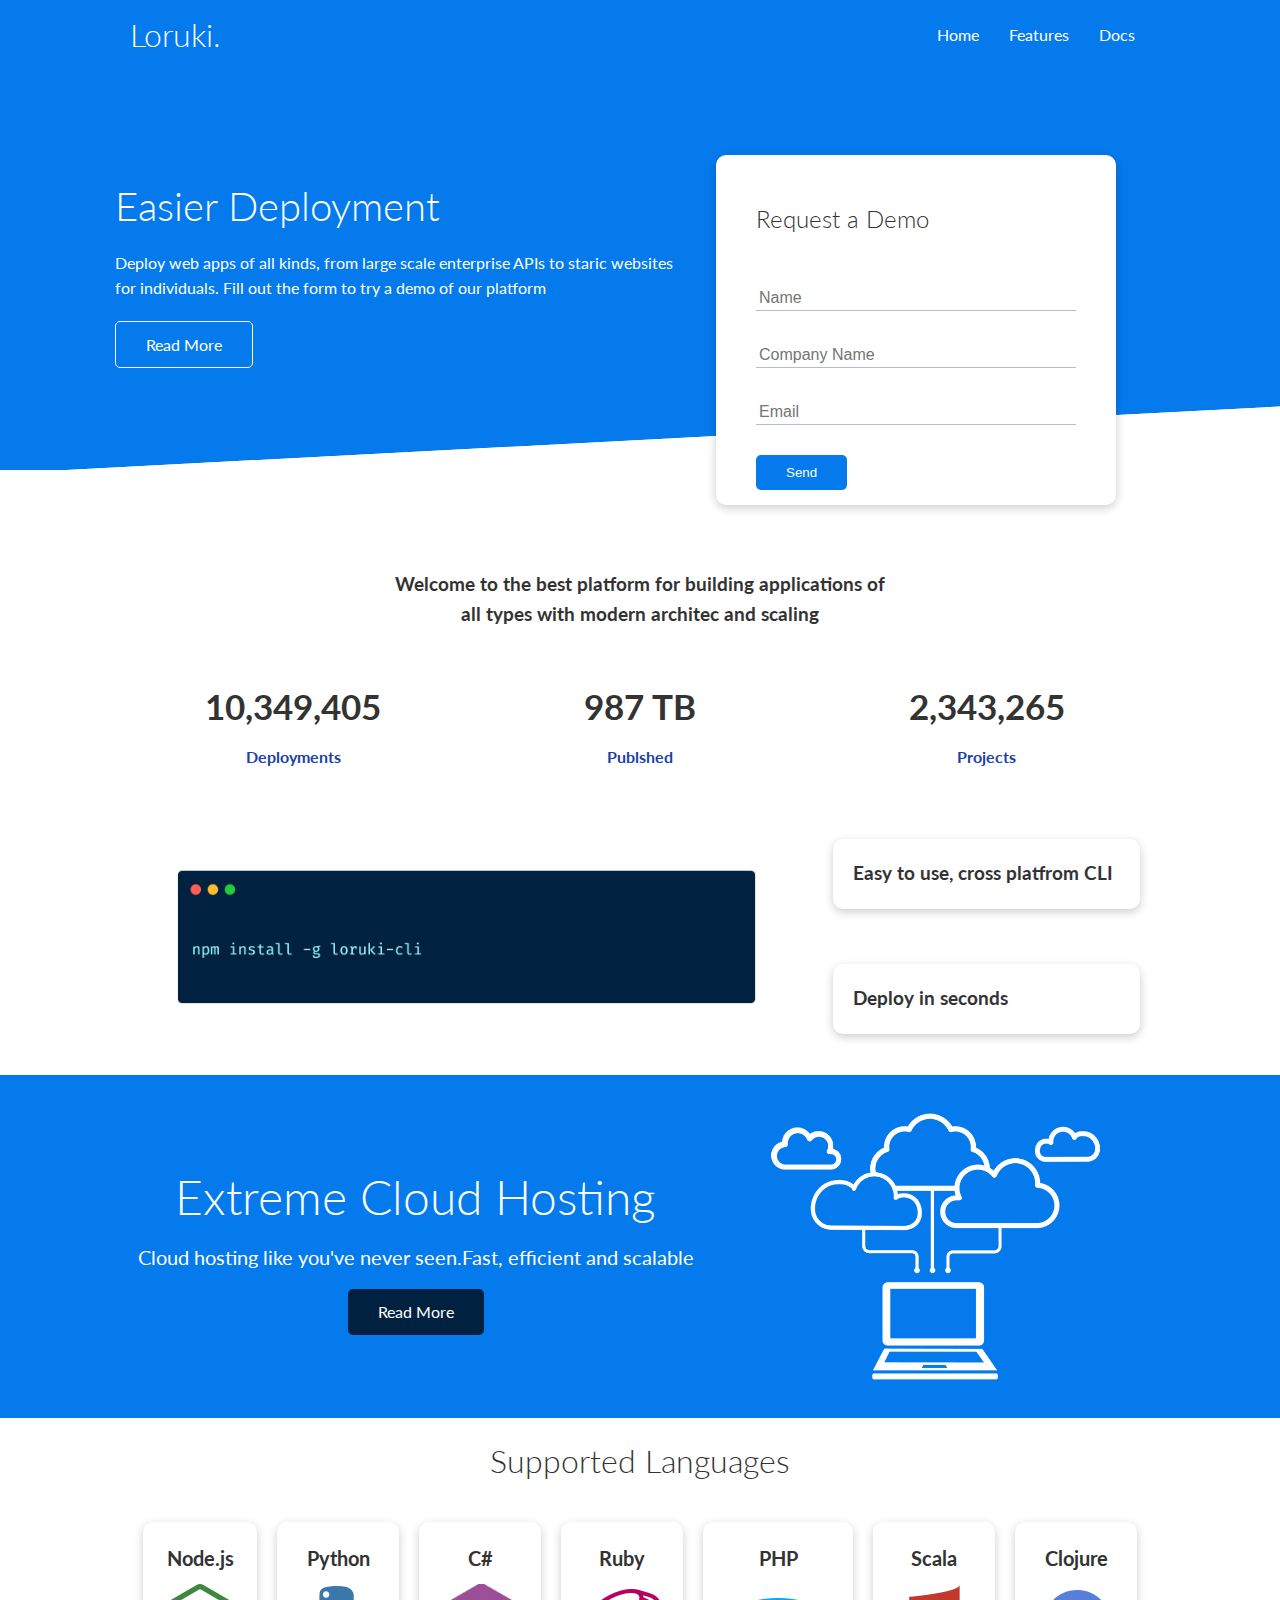
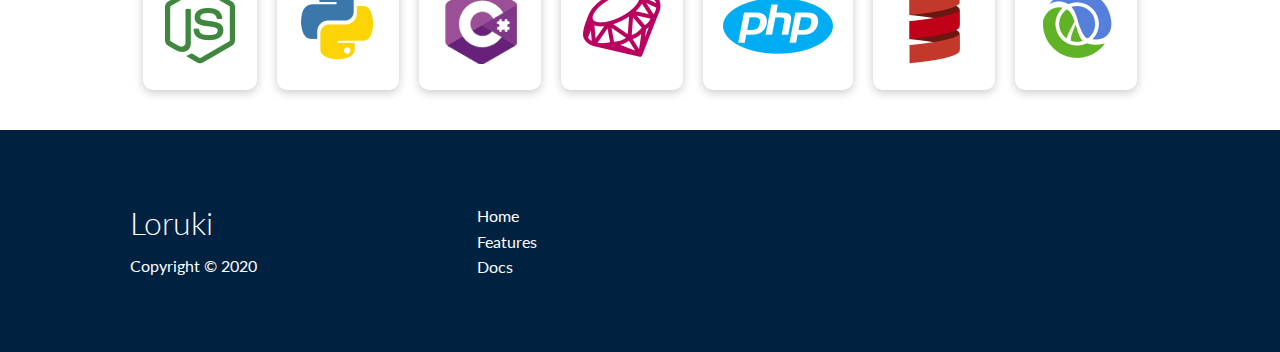
<file: index.html>
<!DOCTYPE html>
<html lang="en">
<head>
    <meta charset="UTF-8">
    <meta name="viewport" content="width=device-width, initial-scale=1.0">
    <link rel="stylesheet" href="https://cdnjs.cloudflare.com/ajax/libs/font-awesome/5.15.3/css/all.min.css" integrity="sha512-iBBXm8fW90+nuLcSKlbmrPcLa0OT92xO1BIsZ+ywDWZCvqsWgccV3gFoRBv0z+8dLJgyAHIhR35VZc2oM/gI1w==" crossorigin="anonymous" referrerpolicy="no-referrer" />
    <link rel="stylesheet" href="css/utilities.css">
    <link rel="stylesheet" href="css/style.css">
    <title>Loruki | Cloud Hosting for Everyone</title>
</head>
<body>
    <!-- Navbar -->
    <div class="navbar">
        <div class="container flex">
            <h1 class="logo">Loruki.</h1>
            <nav>
                <ul>
                    <li><a href="index.html">Home</a></li>
                    <li><a href="Features.html">Features</a></li>
                    <li><a href="docs.html">Docs</a></li>
                </ul>
            </nav>
        </div>
    </div>
    <!-- Showcase -->
    <section class="showcase">
        <div class="container grid">
            <div class="showcase-text">
                <h1>Easier Deployment</h1>
                <p>Deploy web apps of all kinds, from large  scale enterprise APIs to staric websites for individuals. Fill out the form to try a demo of our platform</p>
                <a href="features.html" class="btn btn-outline">Read More</a>
            </div>

            <div class="showcase-form card">
                <h2>Request a Demo</h2>
                <form name="contact" method="POST" netlify-honeypot="bot-field" data-netlify="true">
                    <input type="hidden" name="form-name" value="contact">
                    <p class="hidden">
                        <label>Don’t fill this out if you’re human: <input name="bot-field" /></label>
                      </p>                    
                    <div class="form-control">
                        <input type="text" name="name" placeholder="Name" required>
                    </div>    
                    <div class="form-control">
                        <input type="text" name="company" 
                        placeholder="Company Name" required>
                    </div>
                    <div class="form-control">
                        <input type="email" name="email" placeholder="Email"
                        required>
                    </div>
                    <input type="submit" value="Send" class="btn btn-primary">
                </form>
            </div>
        </div>
    </section>

    <!-- Stats -->
    <section class="stats">
        <div class="container">
            <h3 class="stats-heading text-center my-1">
                Welcome to the best platform for building applications of all types with modern architec and scaling
            </h3>
            
            <div class="grid grid-3 text-center my-4"> 
                <div>
                    <i class="fas fa-server fa-3x"></i>
                    <h3>10,349,405</h3>
                    <p class="text-secondary">Deployments</p>
                </div>
                <div>
                    <i class="fas fa-upload fa-3x"></i>
                    <h3>987 TB</h3>
                    <p class="text-secondary">Publshed</p>
                </div>
                <div><i class="fas fa-project-diagram fa-3x"></i>
                    <h3>2,343,265</h3>
                    <p class="text-secondary">Projects</p></div>
            </div>
        </div>
    </section>

    <!-- CLI -->
    <section class="cli">
        <div class="container grid">
            <img src="images/cli.png" alt="">
            <div class="card">
                <h3>Easy to use, cross platfrom CLI</h3>
            </div>
            <div class="card">
                <h3>Deploy in seconds</h3>
            </div>
        </div>
    </section>

    <!-- Cloud -->
    <section class="cloud bg-primary my-2 py-2">
        <div class="container grid">
            <div class="text-center">
                <h2 class="lg">Extreme Cloud Hosting</h2>
                <p class="lead my-1">Cloud hosting like you've never seen.Fast, efficient and scalable</p>
                <a href="features.html" class="btn btn-dark">Read More</a>
            </div>
            <img src="images/cloud.png" alt="">
        </div>
    </section>

    <!-- languages -->
    <section class="languages">
        <h2 class="md text-center my-2">
            Supported Languages
        </h2>
        <div class="container flex">
            <div class="card">
                <h4>Node.js</h4>
                <img src="images/logos/node.png" alt="">
            </div>
            <div class="card">
                <h4>Python</h4>
                <img src="images/logos/python.png" alt="">
              </div>
              <div class="card">
                <h4>C#</h4>
                <img src="images/logos/csharp.png" alt="">
              </div>
              <div class="card">
                <h4>Ruby</h4>
                <img src="images/logos/ruby.png" alt="">
              </div>
              <div class="card">
                <h4>PHP</h4>
                <img src="images/logos/php.png" alt="">
              </div>
              <div class="card">
                <h4>Scala</h4>
                <img src="images/logos/scala.png" alt="">
              </div>
              <div class="card">
                <h4>Clojure</h4>
                <img src="images/logos/clojure.png" alt="">
              </div>
        </div>
    </section>

    <!-- Footer -->
    <footer class="footer bg-dark py-5">
        <div class="container grid grid-3">
            <div>
                <h1>Loruki
                </h1>
                <p>Copyright &copy; 2020</p>
            </div>
            <nav>
                <ul>
                    <li><a href="index.html">Home</a></li>
                    <li><a href="features.html">Features</a></li>
                    <li><a href="docs.html">Docs</a></li>
                </ul>
            </nav>
            <div class="social">
                <a href="#"><i class="fab fa-github fa-2x"></i></a>
                <a href="#"><i class="fab fa-facebook fa-2x"></i></a>
                <a href="#"><i class="fab fa-instagram fa-2x"></i></a>
                <a href="#"><i class="fab fa-twitter fa-2x"></i></a>
            </div>
        </div>
    </footer>
</body>
</html>
</file>
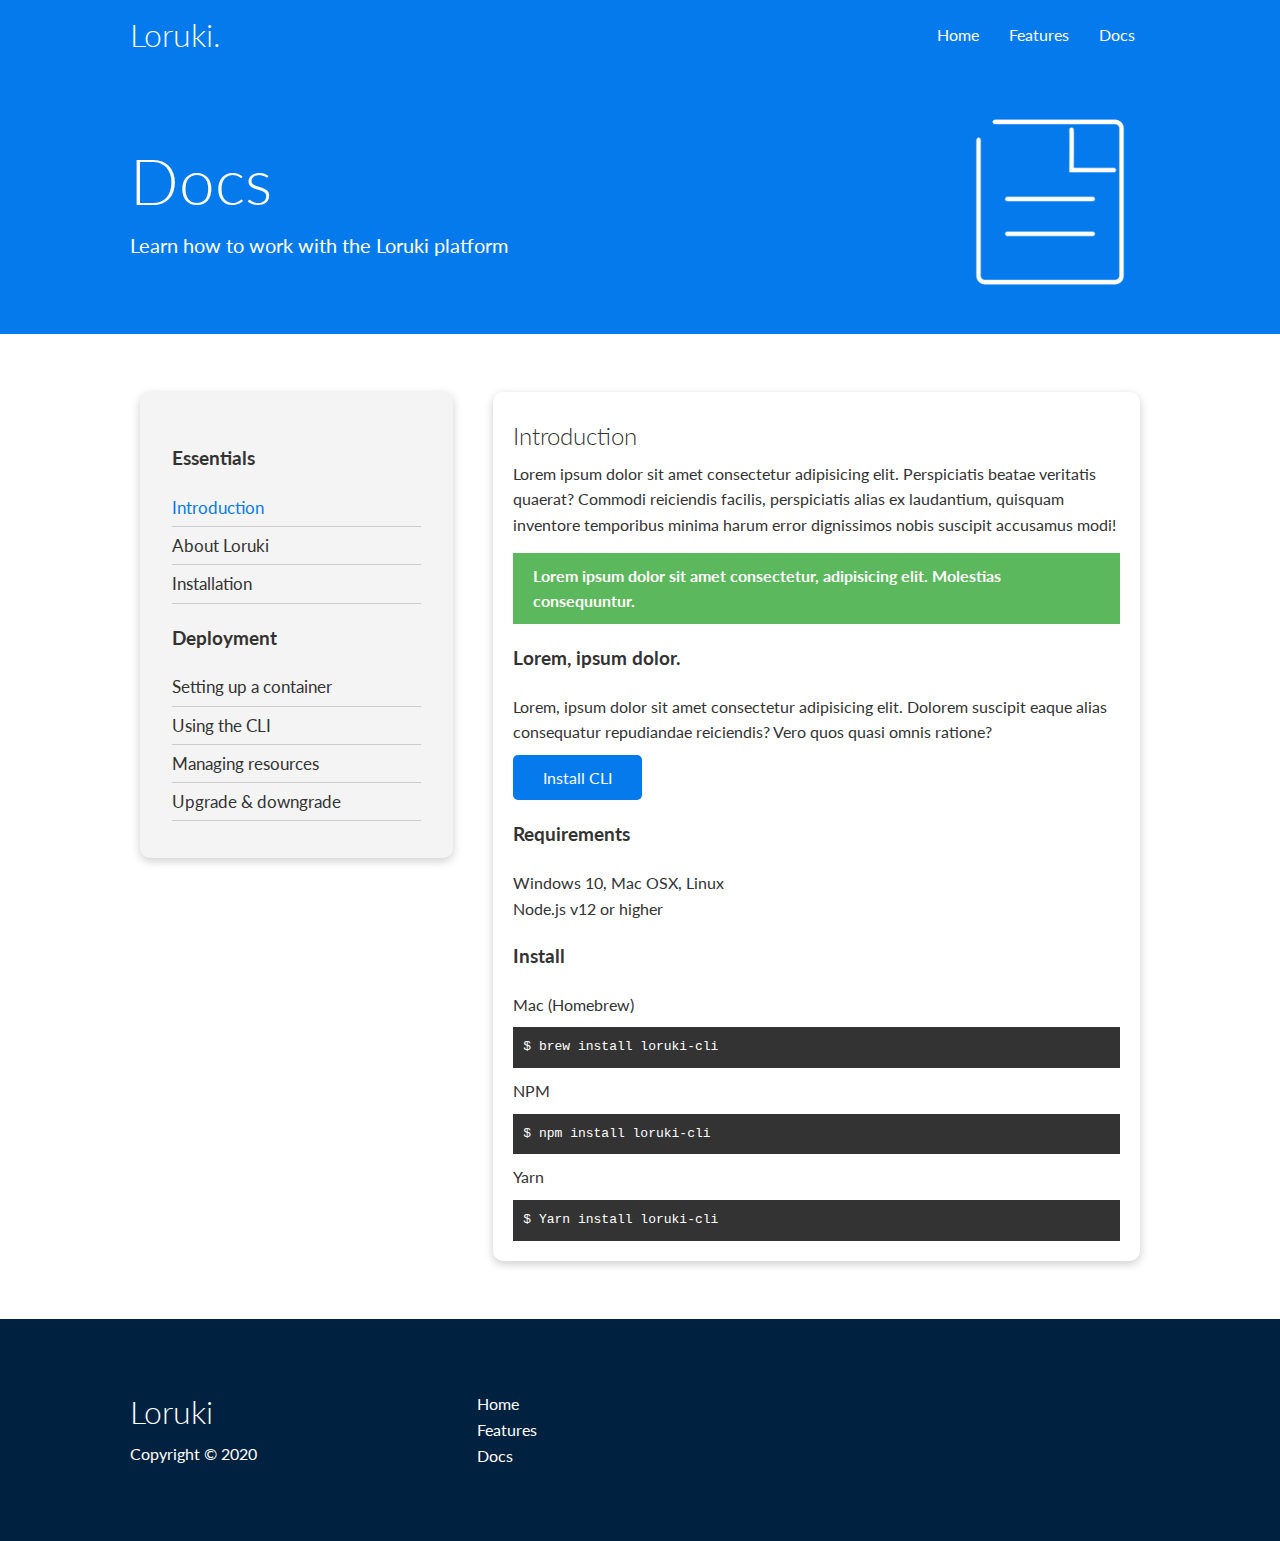
<file: docs.html>
<!DOCTYPE html>
<html lang="en">
<head>
    <meta charset="UTF-8">
    <meta name="viewport" content="width=device-width, initial-scale=1.0">
    <link rel="stylesheet" href="https://cdnjs.cloudflare.com/ajax/libs/font-awesome/5.15.3/css/all.min.css" integrity="sha512-iBBXm8fW90+nuLcSKlbmrPcLa0OT92xO1BIsZ+ywDWZCvqsWgccV3gFoRBv0z+8dLJgyAHIhR35VZc2oM/gI1w==" crossorigin="anonymous" referrerpolicy="no-referrer" />
    <link rel="stylesheet" href="css/utilities.css">
    <link rel="stylesheet" href="css/style.css">
    <title>Loruki | Cloud Hosting for Everyone</title>
</head>
<body>
    <!-- Navbar -->
    <div class="navbar">
        <div class="container flex">
            <h1 class="logo">Loruki.</h1>
            <nav>
                <ul>
                    <li><a href="index.html">Home</a></li>
                    <li><a href="Features.html">Features</a></li>
                    <li><a href="docs.html">Docs</a></li>
                </ul>
            </nav>
        </div>
    </div>
    
    <!-- Head -->
    <section class="features-head bg-primary py-3">
        <div class="container grid">
            <div>
                <h1 class="xl">Docs</h1>
                <p class="lead">
                    Learn how to work with the Loruki platform 
                </p>
            </div>
            <img src="images/docs.png" alt="">
        </div>
    </section>

     <!-- Docs main -->
     <section class="docs-main my-4">
        <div class="container grid">
            <div class="card bg-light p-3">
                <h3 class="my-2">Essentials</h3>
                <nav>
                    <ul>
                        <li><a class="text-primary" href="#">Introduction</a></li>
                        <li><a href="#">About Loruki</a></li>
                        <li><a href="#">Installation</a></li>
                    </ul>
                </nav>

                <h3 class="my-2">Deployment</h3>
                <nav>
                    <ul>
                        <li><a href="#">Setting up a container</a></li>
							<li><a href="#">Using the CLI</a></li>
							<li><a href="#">Managing resources</a></li>
							<li><a href="#">Upgrade & downgrade</a></li>
                    </ul>
                </nav>
              </div>
              <div class="card">
                  <h2>Introduction</h2>
                  <p>Lorem ipsum dolor sit amet consectetur adipisicing elit. Perspiciatis beatae veritatis quaerat? Commodi reiciendis facilis, perspiciatis alias ex laudantium, quisquam inventore temporibus minima harum error dignissimos nobis suscipit accusamus modi!</p>
                  
                  <div class="alert alert-success">
                      <i class="fas fa-info"></i> Lorem ipsum dolor sit amet consectetur, adipisicing elit. Molestias consequuntur.
                  </div>
                  
                  <h3>Lorem, ipsum dolor.</h3>
                  <p>Lorem, ipsum dolor sit amet consectetur adipisicing elit. Dolorem suscipit eaque alias consequatur repudiandae reiciendis? Vero quos quasi omnis ratione?</p>
                  <a href="#" class="btn btn-primary">Install CLI</a>
                  
                  <h3>Requirements</h3>
                  <ul>
                      <li>Windows 10, Mac OSX, Linux</li>
                      <li>Node.js v12 or higher</li>
                  </ul>

                  <h3>Install</h3>
                  <p>Mac (Homebrew)</p>
                  <pre><code>$ brew install loruki-cli</code></pre>
                  <p>NPM</p>
                  <pre><code>$ npm install loruki-cli</code></pre>
                  <p>Yarn</p>
                  <pre><code>$ Yarn install loruki-cli</code></pre>
                  
                  

            </div>
        </div>   
     </section>
    
    <!-- Footer -->
    <footer class="footer bg-dark py-5">
        <div class="container grid grid-3">
            <div>
                <h1>Loruki
                </h1>
                <p>Copyright &copy; 2020</p>
            </div>
            <nav>
                <ul>
                    <li><a href="index.html">Home</a></li>
                    <li><a href="features.html">Features</a></li>
                    <li><a href="docs.html">Docs</a></li>
                </ul>
            </nav>
            <div class="social">
                <a href="#"><i class="fab fa-github fa-2x"></i></a>
                <a href="#"><i class="fab fa-facebook fa-2x"></i></a>
                <a href="#"><i class="fab fa-instagram fa-2x"></i></a>
                <a href="#"><i class="fab fa-twitter fa-2x"></i></a>
            </div>
        </div>
    </footer>
</body>
</html>
</file>
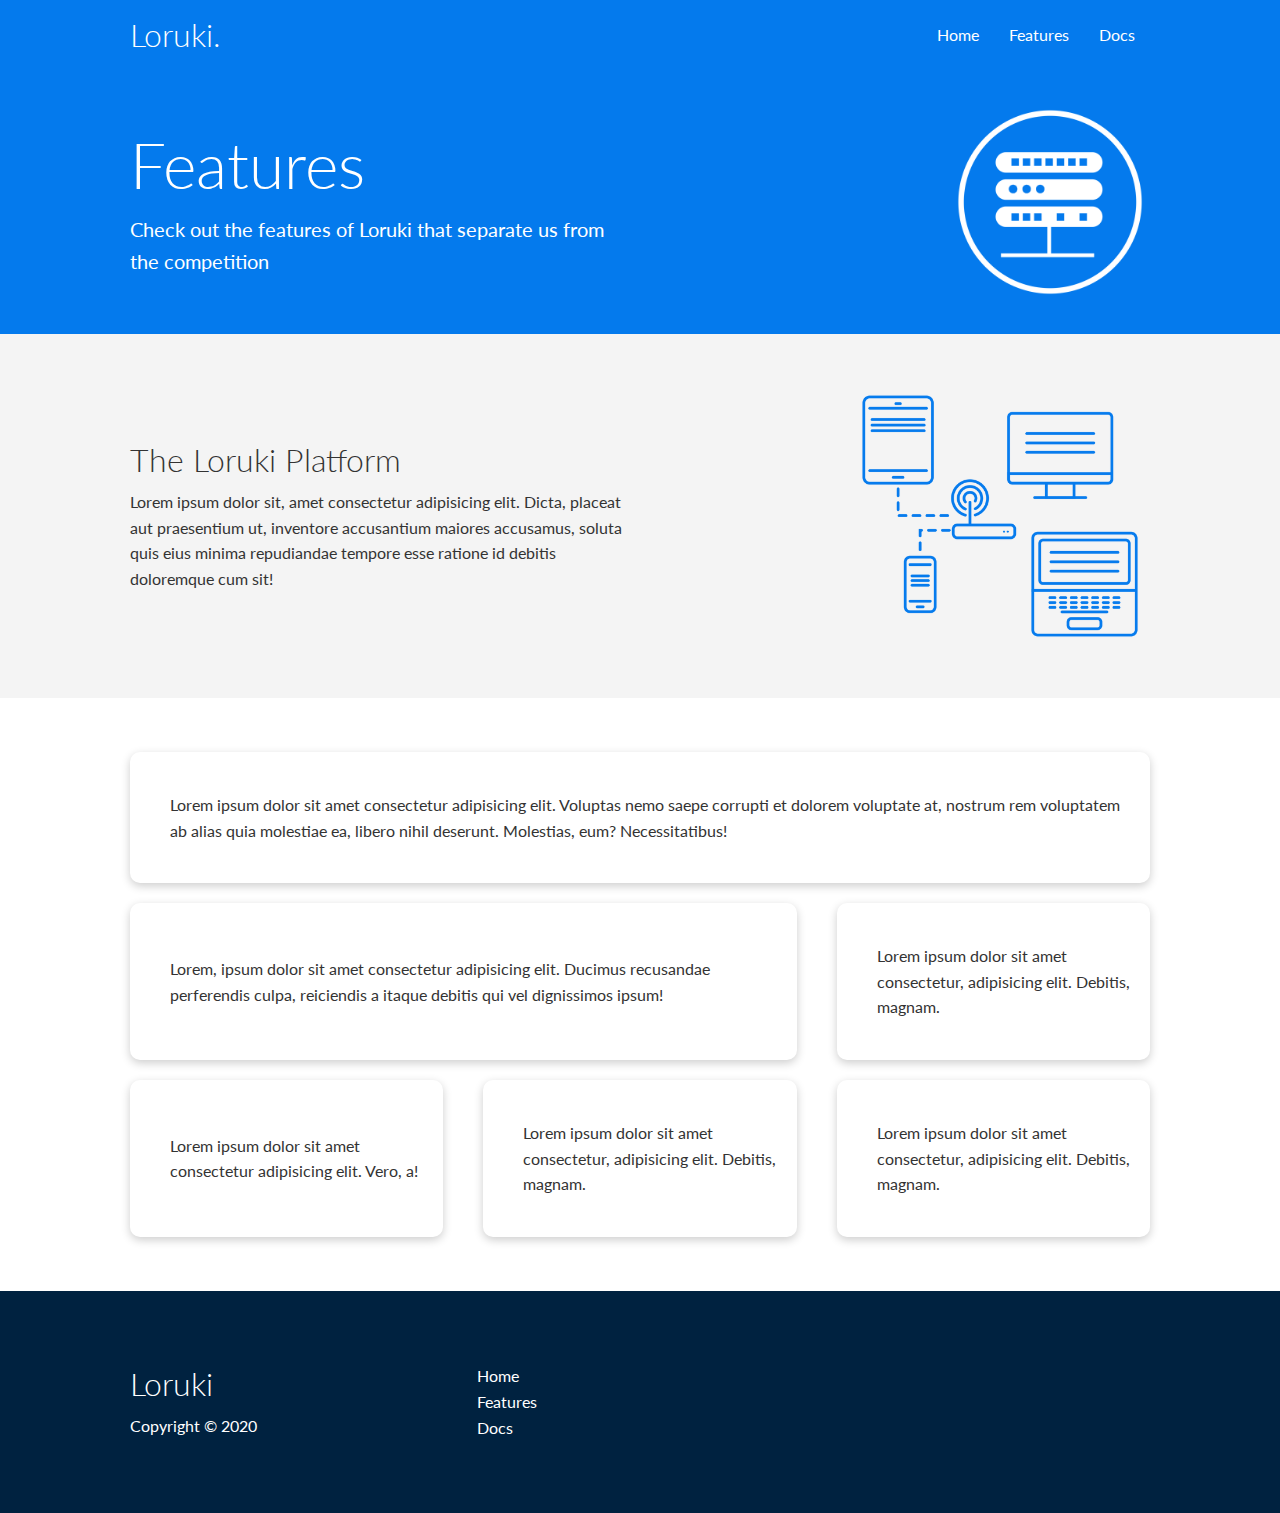
<file: features.html>
<!DOCTYPE html>
<html lang="en">
<head>
    <meta charset="UTF-8">
    <meta name="viewport" content="width=device-width, initial-scale=1.0">
    <link rel="stylesheet" href="https://cdnjs.cloudflare.com/ajax/libs/font-awesome/5.15.3/css/all.min.css" integrity="sha512-iBBXm8fW90+nuLcSKlbmrPcLa0OT92xO1BIsZ+ywDWZCvqsWgccV3gFoRBv0z+8dLJgyAHIhR35VZc2oM/gI1w==" crossorigin="anonymous" referrerpolicy="no-referrer" />
    <link rel="stylesheet" href="css/utilities.css">
    <link rel="stylesheet" href="css/style.css">
    <title>Loruki | Cloud Hosting for Everyone</title>
</head>
<body>
    <!-- Navbar -->
    <div class="navbar">
        <div class="container flex">
            <h1 class="logo">Loruki.</h1>
            <nav>
                <ul>
                    <li><a href="index.html">Home</a></li>
                    <li><a href="Features.html">Features</a></li>
                    <li><a href="docs.html">Docs</a></li>
                </ul>
            </nav>
        </div>
    </div>
    
    <!-- Head -->
    <section class="features-head bg-primary py-3">
        <div class="container grid">
            <div>
                <h1 class="xl">Features</h1>
                <p class="lead">
                    Check out the features of Loruki that separate us from the 
                        competition
                </p>
            </div>
            <img src="images/server.png" alt="">
        </div>
    </section>

    <!-- Sub head -->
    <section class="features-sub-head bg-light py-3">
        <div class="container grid">
            <div>
                <h1 class="md">The Loruki Platform</h1>
                <p>
                    Lorem ipsum dolor sit, amet consectetur adipisicing elit. Dicta, placeat aut praesentium ut, inventore accusantium maiores accusamus, soluta quis eius minima repudiandae tempore esse ratione id debitis doloremque cum sit!
                </p>
            </div>
            <img src="images/server2.png" alt="">
        </div>
    </section>
    
    <section class="features-main my-2">
        <div class="container grid grid-3">
            <div class="card flex">
                <i class="fas fa-server fa-3x"></i>
                <p>Lorem ipsum dolor sit amet consectetur adipisicing elit. Voluptas nemo saepe corrupti et dolorem voluptate at, nostrum rem voluptatem ab alias quia molestiae ea, libero nihil deserunt. Molestias, eum? Necessitatibus!</p>
            </div>
            <div class="card flex">
                <i class="fas fa-network-wired fa-3x"></i>
                <p>
                    Lorem, ipsum dolor sit amet consectetur adipisicing elit. Ducimus
                    recusandae perferendis culpa, reiciendis a itaque debitis qui vel
                    dignissimos ipsum!
                </p>
            </div>
            <div class="card flex">
                <i class="fas fa-laptop-code fa-3x"></i>
                <p>
                    Lorem ipsum dolor sit amet consectetur, adipisicing elit. Debitis,
                    magnam.
                </p>
            </div>
            <div class="card flex">
                <i class="fas fa-database fa-3x"></i>
                <p>
                    Lorem ipsum dolor sit amet consectetur adipisicing elit. Vero, a!
                </p>
            </div>
            <div class="card flex">
                <i class="fas fa-power-off fa-3x"></i>
                <p>
                    Lorem ipsum dolor sit amet consectetur, adipisicing elit. Debitis,
                    magnam.
                </p>
            </div>
            <div class="card flex">
                <i class="fas fa-upload fa-3x"></i>
                <p>
                    Lorem ipsum dolor sit amet consectetur, adipisicing elit. Debitis,
                    magnam.
                </p>
            </div>
        </div>
    </section>
    
    <!-- Footer -->
    <footer class="footer bg-dark py-5">
        <div class="container grid grid-3">
            <div>
                <h1>Loruki
                </h1>
                <p>Copyright &copy; 2020</p>
            </div>
            <nav>
                <ul>
                    <li><a href="index.html">Home</a></li>
                    <li><a href="features.html">Features</a></li>
                    <li><a href="docs.html">Docs</a></li>
                </ul>
            </nav>
            <div class="social">
                <a href="#"><i class="fab fa-github fa-2x"></i></a>
                <a href="#"><i class="fab fa-facebook fa-2x"></i></a>
                <a href="#"><i class="fab fa-instagram fa-2x"></i></a>
                <a href="#"><i class="fab fa-twitter fa-2x"></i></a>
            </div>
        </div>
    </footer>
</body>
</html>
</file>
<file: css/utilities.css>
.container {
    max-width: 1100px;
    margin: 0 auto;
    overflow: auto;
    padding: 0 40px;
}

.card {
    background-color: #fff;
    color: #333;
    border-radius: 10px;
    box-shadow: 0 3px 10px rgba(0, 0, 0, 0.2);
    padding: 20px;
    margin: 10px;
}

.btn {
    display: inline-block;
    padding: 10px 30px;
    cursor: pointer;
    background: var(--prinary-color);
    color: #fff;
    border: none;
    border-radius: 5px;
}

.btn-outline {
background-color: transparent;
border: 1px #fff solid;
}

.btn:hover {
    transform: scale(0.98);
}

/* Backgrounds & colored buttons */
.bg-primary, 
.btn-primary {
  background-color: var(--prinary-color);
  color: #fff;
}

.bg-secondary, 
.btn-secondary {
  background-color: var(--secondary-color);
  color: #fff;
}

.bg-dark, 
.btn-dark {
  background-color: var(--dark-color);
  color: #fff;
}


.bg-light, 
.btn-light {
  background-color: var(--light-color);
  color: #333;
}

.bg-primary a, 
.btn-primary a,
.bg-secondary a, 
.btn-secondary a,
.bg-dark a, 
.btn-dark a {
    color: #fff;
}

/* Text colors  */
.text-primary {
  color: var(--prinary-color);
}

.text-secondary {
  color: var(--secondary-color);
}

.text-dark {
  color: var(--dark-color);
}

.text-light {
  color: var(--light-color);
}

/* Text size */
.lead {
    font-size: 20px;
}

.sm {
    font-size: 1rem;
}

.md {
    font-size: 2rem;
}

.lg {
    font-size: 3rem;
}

.xl {
    font-size: 4rem;
}

.text-center {
    text-align: center; 
}

/* Alert */
.alert {
    background-color: var(--light-color);
    padding: 10px 20px;
    font-weight: bold;
    margin: 15px 0;
}

.alert i {
    margin-right: 15px 0;
}

.alert-success {
    background-color: var(--success-color);
    color: #fff;
}

.alert-error {
    background-color: var(--error-color);
    color: #fff;
}


.flex {
    display: flex;
    justify-content: center;
    align-items: center;
    height: 100%;
}

.grid {
    display: grid;
    grid-template-columns: repeat(2, 1fr);
    gap: 20px;
    justify-content: center;
    align-items: center;
    height: 100%;
}

.grid-3 {
    grid-template-columns: repeat(3, 1fr);
}
 
/* Margin */
.my-1 {
    margin: 1rem 0;
}

.my-2 {
    margin: 1.5rem 0;
}

.my-3 {
    margin: 2rem 0;
}

.my-4 {
    margin: 3rem 0;
}

.my-5 {
    margin: 4rem 0;
}

.m-1 {
    margin: 1rem 0;
}

.m-2 {
    margin: 1.5rem;
}

.m-3 {
    margin: 2rem;
}

.m-4 {
    margin: 3rem;
}

.m-5 {
    margin: 4rem;
}


/* Padding */
.py-1 {
    padding: 1rem 0;
}

.py-2 {
    padding: 1.5rem 0;
}

.py-3 {
    padding: 2rem 0;
}

.py-4 {
    padding: 3rem 0;
}

.py-5 {
    padding: 4rem 0;
}

.p-1 {
    padding: 1rem 0;
}

.p-2 {
    padding: 1.5rem;
}

.p-3 {
    padding: 2rem;
}

.p-4 {
    padding: 3rem;
}

.p-5 {
    padding: 4rem;
}
</file>
<file: css/style.css>
@import url('https://fonts.googleapis.com/css2?family=Lato:wght@100&display=swap');

:root {
    --prinary-color: #047aed;
    --secondary-color: #1c3fa8;
    --dark-color: #002240;
    --light-color: #f4f4f4;   
    --success-color: #5cb85c;
    --error-color: #d9534f;
}

* {
    box-sizing: border-box;
    padding: 0;
    margin: 0;
}

body {
    font-family: 'Lato', sans-serif;
    color: #333;
    line-height: 1.6;
}

ul {
    list-style-type: none;
}

a {
    text-decoration: none;
    color: #333;
}

h1,
h2 {
    font-weight: 300;
    line-height: 1.2;
    margin: 10px 0;}


p {
    margin: 10px 0;
}

img {
    width: 100%;
}

.code, 
pre {
    background: #333;
    color: #fff;
    padding: 10px;
}

.hidden {
    visibility: hidden;
    height: 0;
}

/* Navber */
.navbar {
    background-color: var(--prinary-color);
    color: #fff;
    height: 70px;
}

.navbar ul {
    display: flex;
}

.navbar a {
    color: #fff;
    padding: 10px;
    margin: 0 5px;
}

.navbar a:hover {
    border-bottom: 2px #fff solid;
}

.navbar .flex {
    justify-content: space-between;
} 

/* Showcase */
.showcase {
    height: 400px;
    background-color: var(--prinary-color);
    color: #fff;
    position: relative;
}

.showcase h1 {
    font-size: 40px;
}

.showcase p {
    margin: 20px 0;
}

.showcase .grid {
    overflow: visible;
    grid-template-columns: 55% 45%;
    gap: 30px;
}

.showcase-text {
    animation: slideInFromLeft 1s ease-in;
}

.showcase-form {
    position: relative;
    top: 60px;
    height: 350px; 
    width: 400px;
    padding: 40px;
    z-index: 100;
    animation: slideInFromRight 1s ease-in;
}

.showcase-form .form-control {
    margin: 30px 0;
}

.showcase-form input[type='text'],
.showcase-form input[type='email'] {
    border: 0;
    border-bottom: 1px solid #b4becb;
    width: 100%;
    padding: 3px;
    font-size: 16px;                                         
}

.showcase-form input:focus {
    outline: none;
}

.showcase::before,
.showcase::after {
    content: '';
    position: absolute;
    height: 100px;
    bottom: -70px;
    right: 0;
    left: 0;
    background: #fff;
    transform: skewY(-3deg);
    -webkit-transform: skewY(-3deg);
    -moz-transform: skewY(-3deg);
    -ms-transform: skewY(-3deg);
}

/* Stats */
.stats {
    padding-top: 100px;
    animation: slideInFromBottom 1s ease-in;
}

.stats-heading {
    max-width: 500px;
    margin: auto;
}

.stats .grid h3 {
    font-size: 35px;
}

.stats .grid p {
    height: 20px;
    font-weight: bold;
}
 
/* Cli */
.cli .grid {
    grid-template-columns: repeat(3, 1fr);
    grid-template-rows: repeat(2, 1fr);
}

.cli .grid > *:first-child {
    grid-column: 1 / span 2;
    grid-row: 1 / span 2;
}

/* Cloud */
.cloud .grid  {
    grid-template-columns: 4fr 3fr;
}

/* Languages */

.languages .flex {
    flex-wrap: wrap;
}

.languages .card {
    text-align: center; 
    margin: 18px 10px 40px;
    transition: transform 0.2s ease-in;
}

.languages .card h4 {
    font-size: 20px;
    margin-bottom: 10px;
}

.languages .card:hover {
    transform: translateY(-15px);
}

/* Festures */
.features-head img, 
.features-head img {
 width: 200px;
 justify-self: flex-end;
}

.features-sub-head img {
    width: 300px;
    justify-self: flex-end;
}

.features-main .card > i {
    margin-right: 20px;
}

.features-main .grid {
    padding: 30px;
}

.features-main .grid > *:first-child{
    grid-column: 1 / span 3;
}

.features-main .grid > *:nth-child(2){
    grid-column: 1 / span 2;
}

/* Docs */
.docs-main h3 {
    margin: 20px 0;
}

.docs-main .grid {
  grid-template-columns: 1fr 2fr;
  align-items: flex-start;
}

.docs-main nav li {
    font-size: 17px;
    padding-bottom: 5px;
    margin-bottom: 5px;
    border-bottom: 1px #ccc solid;
}

.docs-main a:hover {
    font-weight: bold;
}

/* Footer */
.footer .social a {
   margin: 0 10px;
}

/* Animations */
@keyframes slideInFromLeft {
    0% {
      transform: translateX(-100%);
    }
  
    100% {
      transform: translateX(0);
    }
  }
  
  @keyframes slideInFromRight {
    0% {
      transform: translateX(100%);
    }
  
    100% {
      transform: translateX(0);
    }
  }
  
  @keyframes slideInFromTop {
    0% {
      transform: translateY(-100%);
    }
  
    100% {
      transform: translateX(0);
    }
  }
  
  @keyframes slideInFromBottom {
    0% {
      transform: translateY(100%);
    }
  
    100% {
      transform: translateX(0);
    }
  }

/* Tablets and under */
@media(max-width: 768px) {
    .grid,
    .showcase .grid,
    .stats .grid, 
    .cli .grid,
    .cloud .grid, 
    .features-main .grid, 
    .docs-main .grid {
        grid-template-columns: 1fr;
        grid-template-rows: 1fr;
    }

    .showcase {
        height: auto;
    }

    .showcase-text {
        text-align: center;
        margin-top: 40px;
        animation: slideInFromTop 1s ease-in;
    }

    .showcase-form {
        justify-self: center;
        margin: auto;    
        animation: slideInFromBottom 1s ease-in;
    }

    .cli .grid > *:first-child {
        grid-column: 1;
        grid-row: 1;
    }

    .features-head,
    .features-sub-head,
    .docs-head {
        text-align: center;
    }

    .features-head img,
    .features-sub-head img,
    .docs-head img {
        justify-self: center;
    }

    .features-main .grid > *:first-child,
    .features-main .grid > *:nth-child(2) {
        grid-column: 1;
    }
}


/* Mobile */
@media(max-width: 500px) {
    .navbar {
        height: 110px;
    }
    
    .navbar .flex {
        flex-direction: column;
    }

    .navbar ul {
        padding: 10px;
        background-color: rgba(0, 0, 0, 0.1);
    }
}
</file>
